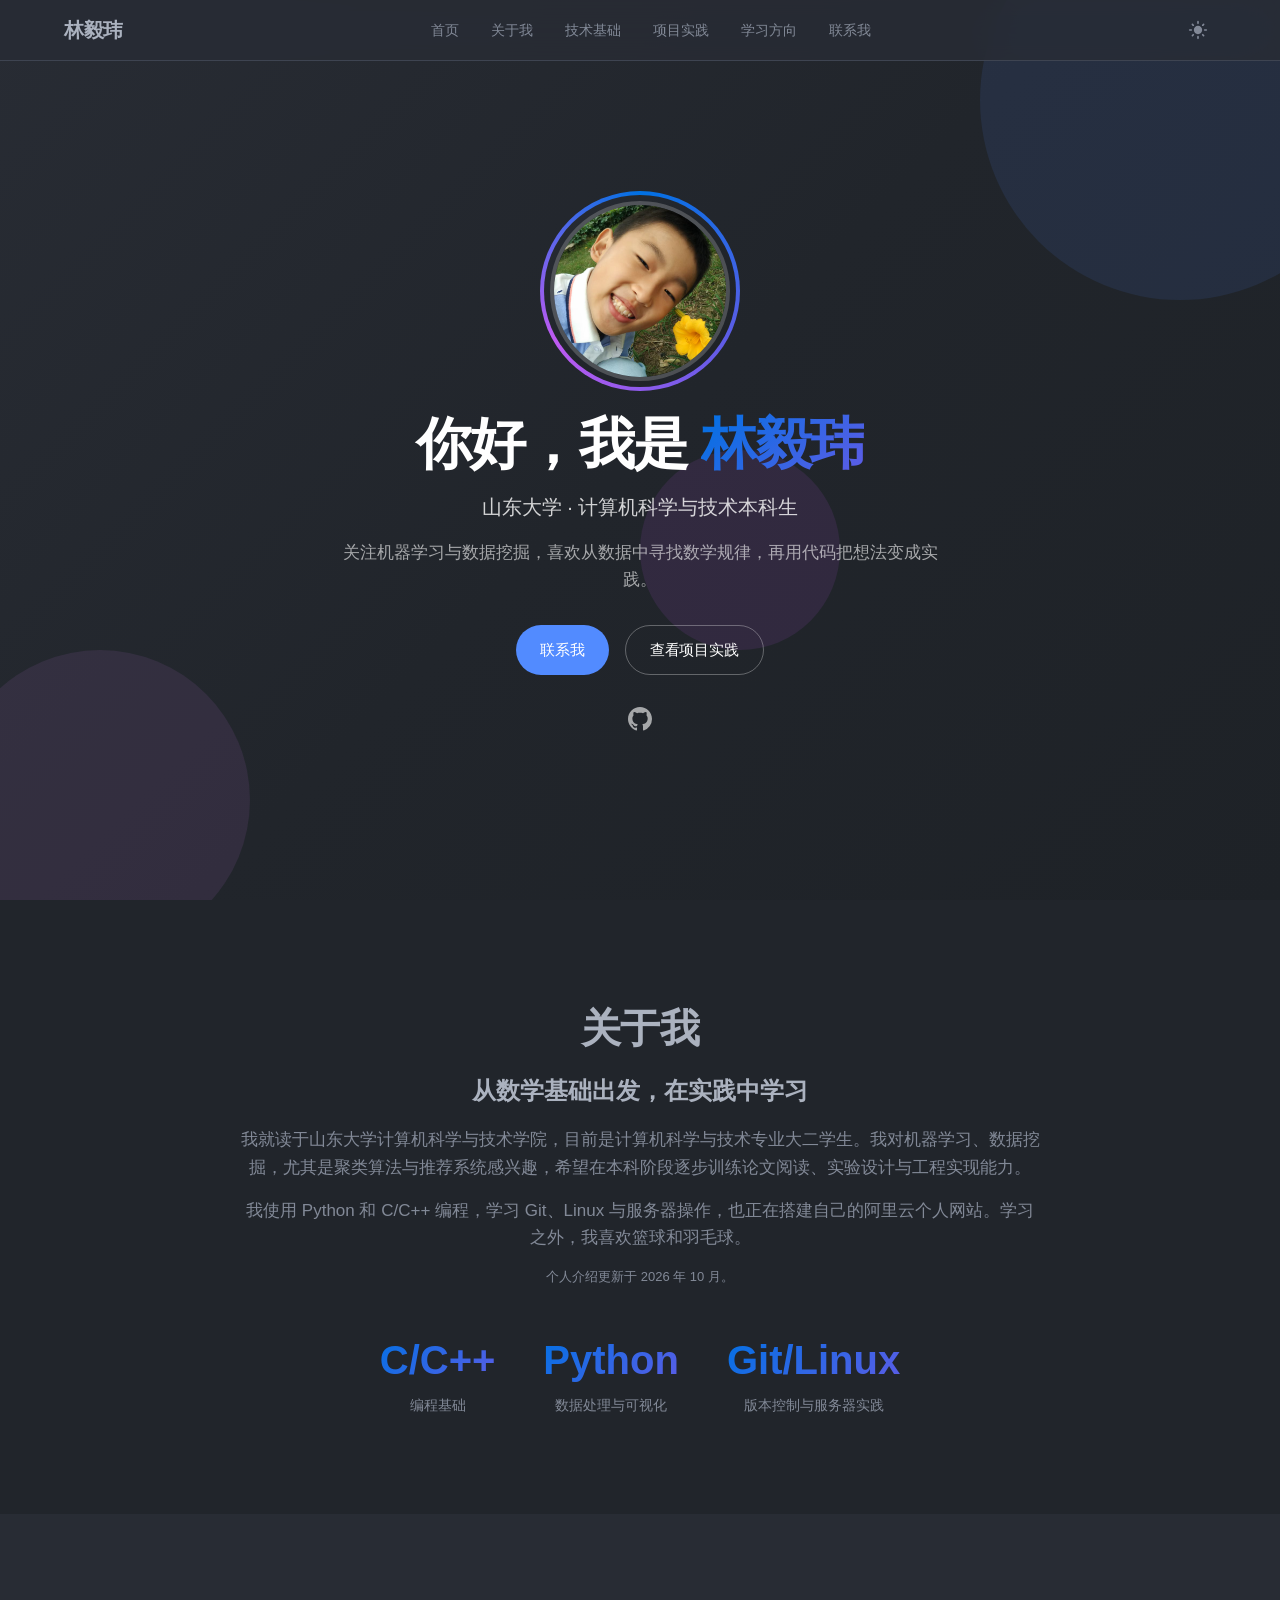
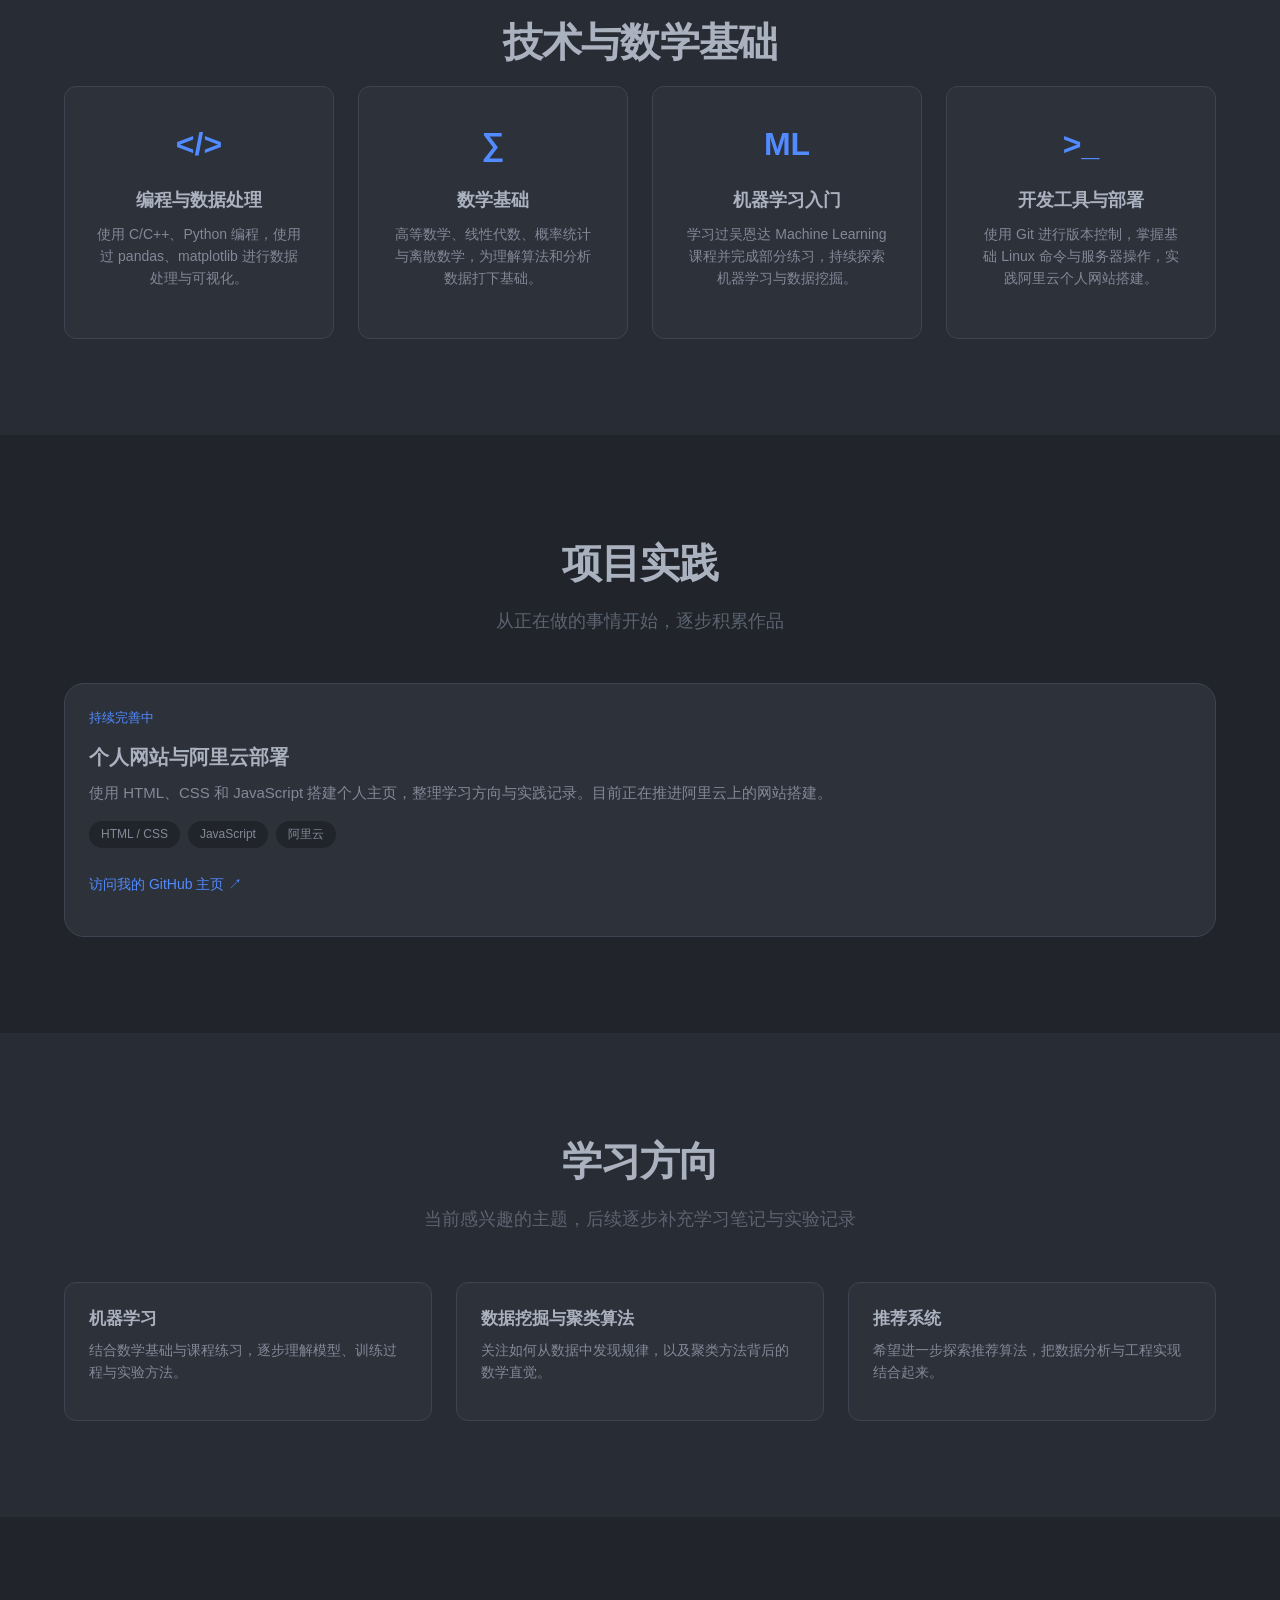
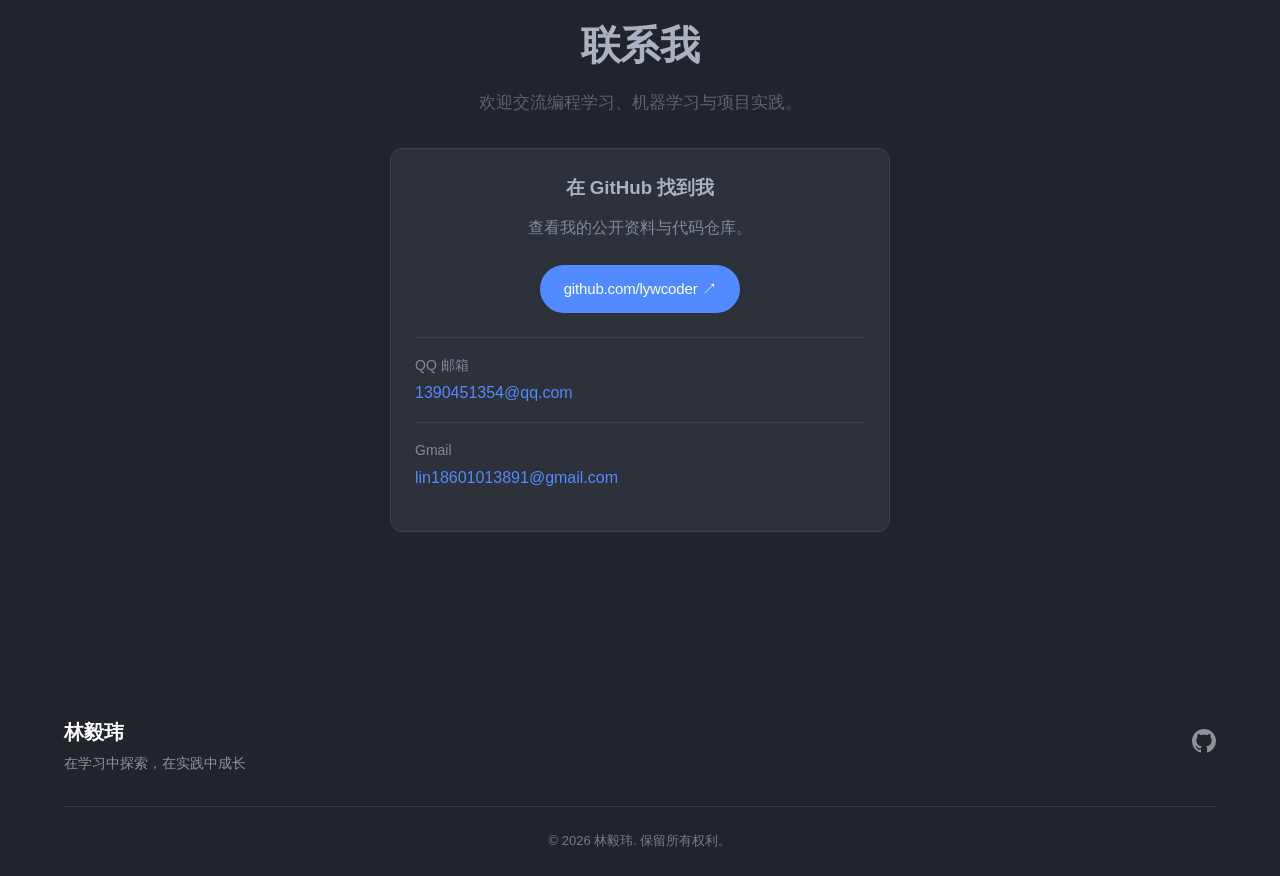
<file: index.html>
<!DOCTYPE html>
<html lang="zh-CN" data-theme="dark">
<head>
    <meta charset="UTF-8">
    <meta name="viewport" content="width=device-width, initial-scale=1.0">
    <title>林毅玮 | 机器学习与编程学习</title>
    <meta name="description" content="林毅玮，山东大学计算机科学与技术专业本科生，关注机器学习、数据挖掘、聚类算法与推荐系统，记录编程学习与个人网站搭建实践。">
    <link rel="icon" type="image/jpeg" href="林毅玮.jpg?v=1">
    <link rel="stylesheet" href="styles.css">
</head>
<body>
    <a class="skip-link" href="#main">跳到正文</a>
    <!-- 导航栏 -->
    <nav class="navbar" aria-label="主导航">
        <div class="container">
            <a href="#home" class="logo">林毅玮</a>
            <ul class="nav-links" id="navLinks">
                <li><a href="#home">首页</a></li>
                <li><a href="#about">关于我</a></li>
                <li><a href="#skills">技术基础</a></li>
                <li><a href="#portfolio">项目实践</a></li>
                <li><a href="#interests">学习方向</a></li>
                <li><a href="#contact">联系我</a></li>
            </ul>
            <div class="nav-right">
                <button class="theme-toggle" id="themeToggle" type="button" aria-label="切换至浅色模式">
                    <svg class="sun-icon" viewBox="0 0 24 24" width="20" height="20" fill="currentColor">
                        <path d="M12 7c-2.76 0-5 2.24-5 5s2.24 5 5 5 5-2.24 5-5-2.24-5-5-5zM2 13h2c.55 0 1-.45 1-1s-.45-1-1-1H2c-.55 0-1 .45-1 1s.45 1 1 1zm18 0h2c.55 0 1-.45 1-1s-.45-1-1-1h-2c-.55 0-1 .45-1 1s.45 1 1 1zM11 2v2c0 .55.45 1 1 1s1-.45 1-1V2c0-.55-.45-1-1-1s-1 .45-1 1zm0 18v2c0 .55.45 1 1 1s1-.45 1-1v-2c0-.55-.45-1-1-1s-1 .45-1 1zM5.99 4.58a.996.996 0 00-1.41 0 .996.996 0 000 1.41l1.06 1.06c.39.39 1.03.39 1.41 0s.39-1.03 0-1.41L5.99 4.58zm12.37 12.37a.996.996 0 00-1.41 0 .996.996 0 000 1.41l1.06 1.06c.39.39 1.03.39 1.41 0a.996.996 0 000-1.41l-1.06-1.06zm1.06-10.96a.996.996 0 000-1.41.996.996 0 00-1.41 0l-1.06 1.06c-.39.39-.39 1.03 0 1.41s1.03.39 1.41 0l1.06-1.06zM7.05 18.36a.996.996 0 000-1.41.996.996 0 00-1.41 0l-1.06 1.06c-.39.39-.39 1.03 0 1.41s1.03.39 1.41 0l1.06-1.06z"/>
                    </svg>
                    <svg class="moon-icon" viewBox="0 0 24 24" width="20" height="20" fill="currentColor">
                        <path d="M12 3c-4.97 0-9 4.03-9 9s4.03 9 9 9 9-4.03 9-9c0-.46-.04-.92-.1-1.36a5.389 5.389 0 01-4.4 2.26 5.403 5.403 0 01-3.14-9.8c-.44-.06-.9-.1-1.36-.1z"/>
                    </svg>
                </button>
                <button class="menu-toggle" id="menuToggle" type="button" aria-label="打开导航菜单" aria-expanded="false" aria-controls="navLinks">
                    <span></span>
                    <span></span>
                    <span></span>
                </button>
            </div>
        </div>
    </nav>

    <main id="main">
    <!-- 首页/Hero 区域 -->
    <section id="home" class="hero">
        <div class="container">
            <div class="hero-content">
                <div class="hero-image">
                    <img src="林毅玮.jpg" alt="林毅玮" class="profile-photo" width="180" height="180" fetchpriority="high">
                    <div class="glow-ring"></div>
                </div>
                <h1 class="hero-title">你好，我是 <span class="highlight">林毅玮</span></h1>
                <p class="hero-subtitle">山东大学 · 计算机科学与技术本科生</p>
                <p class="hero-description">关注机器学习与数据挖掘，喜欢从数据中寻找数学规律，再用代码把想法变成实践。</p>
                <div class="hero-buttons">
                    <a href="#contact" class="btn btn-primary">联系我</a>
                    <a href="#portfolio" class="btn btn-secondary">查看项目实践</a>
                </div>
                <div class="social-links">
                    <a href="https://github.com/lywcoder" target="_blank" rel="noopener noreferrer" title="GitHub">
                        <svg viewBox="0 0 24 24" width="24" height="24" fill="currentColor">
                            <path d="M12 0C5.37 0 0 5.37 0 12c0 5.31 3.435 9.795 8.205 11.385.6.105.825-.255.825-.57 0-.285-.015-1.23-.015-2.235-3.015.555-3.795-.735-4.035-1.41-.135-.345-.72-1.41-1.23-1.695-.42-.225-1.02-.78-.015-.795.945-.015 1.62.87 1.845 1.23 1.08 1.815 2.805 1.305 3.495.99.105-.78.42-1.305.765-1.605-2.67-.3-5.46-1.335-5.46-5.925 0-1.305.465-2.385 1.23-3.225-.12-.3-.54-1.53.12-3.18 0 0 1.005-.315 3.3 1.23.96-.27 1.98-.405 3-.405s2.04.135 3 .405c2.295-1.56 3.3-1.23 3.3-1.23.66 1.65.24 2.88.12 3.18.765.84 1.23 1.905 1.23 3.225 0 4.605-2.805 5.625-5.475 5.925.435.375.81 1.095.81 2.22 0 1.605-.015 2.895-.015 3.3 0 .315.225.69.825.57A12.02 12.02 0 0024 12c0-6.63-5.37-12-12-12z"/>
                        </svg>
                    </a>
                </div>
            </div>
        </div>
        <div class="hero-bg-animation" aria-hidden="true">
            <div class="floating-shape shape-1"></div>
            <div class="floating-shape shape-2"></div>
            <div class="floating-shape shape-3"></div>
        </div>
    </section>

    <!-- 关于我 -->
    <section id="about" class="about">
        <div class="container">
            <h2 class="section-title">关于我</h2>
            <div class="about-content">
                <div class="about-text">
                    <h3>从数学基础出发，在实践中学习</h3>
                    <p>我就读于山东大学计算机科学与技术学院，目前是计算机科学与技术专业大二学生。我对机器学习、数据挖掘，尤其是聚类算法与推荐系统感兴趣，希望在本科阶段逐步训练论文阅读、实验设计与工程实现能力。</p>
                    <p>我使用 Python 和 C/C++ 编程，学习 Git、Linux 与服务器操作，也正在搭建自己的阿里云个人网站。学习之外，我喜欢篮球和羽毛球。</p>
                    <p class="content-note">个人介绍更新于 2026 年 10 月。</p>
                    <div class="about-stats">
                        <div class="stat-item">
                            <span class="stat-number">C/C++</span>
                            <span class="stat-label">编程基础</span>
                        </div>
                        <div class="stat-item">
                            <span class="stat-number">Python</span>
                            <span class="stat-label">数据处理与可视化</span>
                        </div>
                        <div class="stat-item">
                            <span class="stat-number">Git/Linux</span>
                            <span class="stat-label">版本控制与服务器实践</span>
                        </div>
                    </div>
                </div>
            </div>
        </div>
    </section>

    <!-- 技能 -->
    <section id="skills" class="skills-section">
        <div class="container">
            <h2 class="section-title">技术与数学基础</h2>
            <div class="skills-grid">
                <div class="skill-card">
                    <div class="skill-icon skill-symbol" aria-hidden="true">&lt;/&gt;</div>
                    <h3>编程与数据处理</h3>
                    <p>使用 C/C++、Python 编程，使用过 pandas、matplotlib 进行数据处理与可视化。</p>
                </div>
                <div class="skill-card">
                    <div class="skill-icon skill-symbol" aria-hidden="true">∑</div>
                    <h3>数学基础</h3>
                    <p>高等数学、线性代数、概率统计与离散数学，为理解算法和分析数据打下基础。</p>
                </div>
                <div class="skill-card">
                    <div class="skill-icon skill-symbol" aria-hidden="true">ML</div>
                    <h3>机器学习入门</h3>
                    <p>学习过吴恩达 Machine Learning 课程并完成部分练习，持续探索机器学习与数据挖掘。</p>
                </div>
                <div class="skill-card">
                    <div class="skill-icon skill-symbol" aria-hidden="true">&gt;_</div>
                    <h3>开发工具与部署</h3>
                    <p>使用 Git 进行版本控制，掌握基础 Linux 命令与服务器操作，实践阿里云个人网站搭建。</p>
                </div>
            </div>
        </div>
    </section>

    <!-- 作品集 -->
    <section id="portfolio" class="portfolio">
        <div class="container">
            <h2 class="section-title">项目实践</h2>
            <p class="section-subtitle">从正在做的事情开始，逐步积累作品</p>
            <div class="portfolio-grid">
                <article class="portfolio-card">
                    <div class="portfolio-info">
                        <span class="status-label">持续完善中</span>
                        <h3>个人网站与阿里云部署</h3>
                        <p>使用 HTML、CSS 和 JavaScript 搭建个人主页，整理学习方向与实践记录。目前正在推进阿里云上的网站搭建。</p>
                        <div class="portfolio-tags"><span>HTML / CSS</span><span>JavaScript</span><span>阿里云</span></div>
                        <p class="project-more"><a class="blog-link" href="https://github.com/lywcoder" target="_blank" rel="noopener noreferrer">访问我的 GitHub 主页 ↗</a></p>
                    </div>
                </article>
            </div>
        </div>
    </section>

    <!-- 学习方向：尚未发布的文章不作为博客展示 -->
    <section id="interests" class="blog">
        <div class="container">
            <h2 class="section-title">学习方向</h2>
            <p class="section-subtitle">当前感兴趣的主题，后续逐步补充学习笔记与实验记录</p>
            <div class="blog-grid">
                <article class="blog-card"><div class="blog-content">
                    <h3>机器学习</h3><p>结合数学基础与课程练习，逐步理解模型、训练过程与实验方法。</p>
                </div></article>
                <article class="blog-card"><div class="blog-content">
                    <h3>数据挖掘与聚类算法</h3><p>关注如何从数据中发现规律，以及聚类方法背后的数学直觉。</p>
                </div></article>
                <article class="blog-card"><div class="blog-content">
                    <h3>推荐系统</h3><p>希望进一步探索推荐算法，把数据分析与工程实现结合起来。</p>
                </div></article>
            </div>
        </div>
    </section>

    <!-- 联系我 -->
    <section id="contact" class="contact">
        <div class="container">
            <h2 class="section-title">联系我</h2>
            <p class="contact-subtitle">欢迎交流编程学习、机器学习与项目实践。</p>
            <div class="contact-info">
                <div class="contact-card public-contact">
                    <h3>在 GitHub 找到我</h3>
                    <p>查看我的公开资料与代码仓库。</p>
                    <a class="btn btn-primary" href="https://github.com/lywcoder" target="_blank" rel="noopener noreferrer">github.com/lywcoder ↗</a>
                    <dl class="contact-emails">
                        <div>
                            <dt>QQ 邮箱</dt>
                            <dd><a href="mailto:1390451354@qq.com">1390451354@qq.com</a></dd>
                        </div>
                        <div>
                            <dt>Gmail</dt>
                            <dd><a href="mailto:lin18601013891@gmail.com">lin18601013891@gmail.com</a></dd>
                        </div>
                    </dl>
                </div>
            </div>
        </div>
    </section>

    </main>

    <!-- 页脚 -->
    <footer class="footer">
        <div class="container">
            <div class="footer-content">
                <div class="footer-info">
                    <h4>林毅玮</h4>
                    <p>在学习中探索，在实践中成长</p>
                </div>
                <div class="footer-links">
                    <a href="https://github.com/lywcoder" target="_blank" rel="noopener noreferrer" title="GitHub">
                        <svg viewBox="0 0 24 24" width="24" height="24" fill="currentColor">
                            <path d="M12 0C5.37 0 0 5.37 0 12c0 5.31 3.435 9.795 8.205 11.385.6.105.825-.255.825-.57 0-.285-.015-1.23-.015-2.235-3.015.555-3.795-.735-4.035-1.41-.135-.345-.72-1.41-1.23-1.695-.42-.225-1.02-.78-.015-.795.945-.015 1.62.87 1.845 1.23 1.08 1.815 2.805 1.305 3.495.99.105-.78.42-1.305.765-1.605-2.67-.3-5.46-1.335-5.46-5.925 0-1.305.465-2.385 1.23-3.225-.12-.3-.54-1.53.12-3.18 0 0 1.005-.315 3.3 1.23.96-.27 1.98-.405 3-.405s2.04.135 3 .405c2.295-1.56 3.3-1.23 3.3-1.23.66 1.65.24 2.88.12 3.18.765.84 1.23 1.905 1.23 3.225 0 4.605-2.805 5.625-5.475 5.925.435.375.81 1.095.81 2.22 0 1.605-.015 2.895-.015 3.3 0 .315.225.69.825.57A12.02 12.02 0 0024 12c0-6.63-5.37-12-12-12z"/>
                        </svg>
                    </a>
                </div>
            </div>
            <!-- 备案通过后，在页脚填写真实的 ICP 备案号与公安备案链接。 -->
            <div class="footer-bottom">
                <p>&copy; <span id="copyrightYear">2026</span> 林毅玮. 保留所有权利。</p>
            </div>
        </div>
    </footer>

    <script src="script.js"></script>
</body>
</html>
</file>
<file: styles.css>
/* ===== 基础重置与变量 ===== */
:root {
    /* 苹果风格配色 - 浅色模式 */
    --primary-color: #0071e3;
    --primary-dark: #005bb5;
    --primary-light: #4da3ff;
    --accent-color: #5e5ce6;
    --accent-glow: rgba(94, 92, 230, 0.4);
    --text-color: #1d1d1f;
    --text-secondary: #6e6e73;
    --text-light: #86868b;
    --bg-color: #ffffff;
    --bg-secondary: #f5f5f7;
    --bg-card: #ffffff;
    --bg-dark: #1d1d1f;
    --border-color: #d2d2d7;
    --shadow: 0 2px 12px rgba(0, 0, 0, 0.08);
    --shadow-lg: 0 8px 30px rgba(0, 0, 0, 0.12);
    --shadow-glow: 0 0 30px rgba(0, 113, 227, 0.3);
    --transition: all 0.3s cubic-bezier(0.25, 0.1, 0.25, 1);
    --border-radius: 12px;
    --border-radius-lg: 20px;
    
    /* 科幻渐变 */
    --gradient-primary: linear-gradient(135deg, #0071e3 0%, #5e5ce6 100%);
    --gradient-hero: linear-gradient(135deg, #1a1a2e 0%, #16213e 50%, #0f3460 100%);
    --gradient-card: linear-gradient(145deg, rgba(255,255,255,0.9) 0%, rgba(245,245,247,0.9) 100%);
}

/* 深色模式 - Atom Dark 主题 */
[data-theme="dark"] {
    --primary-color: #528bff;
    --primary-dark: #4078c0;
    --primary-light: #61afef;
    --accent-color: #c678dd;
    --accent-glow: rgba(198, 120, 221, 0.4);
    --text-color: #abb2bf;
    --text-secondary: #828997;
    --text-light: #5c6370;
    --bg-color: #282c34;
    --bg-secondary: #21252b;
    --bg-card: #2c313a;
    --bg-dark: #21252b;
    --border-color: #3e4451;
    --shadow: 0 2px 12px rgba(0, 0, 0, 0.3);
    --shadow-lg: 0 8px 30px rgba(0, 0, 0, 0.4);
    --shadow-glow: 0 0 30px rgba(82, 139, 255, 0.4);
    --gradient-card: linear-gradient(145deg, rgba(44,49,58,0.9) 0%, rgba(33,37,43,0.9) 100%);
    --gradient-hero: linear-gradient(135deg, #282c34 0%, #21252b 50%, #1e2227 100%);
}

* {
    margin: 0;
    padding: 0;
    box-sizing: border-box;
}

html {
    scroll-behavior: smooth;
}

body {
    font-family: -apple-system, BlinkMacSystemFont, 'SF Pro Display', 'SF Pro Text', 'Helvetica Neue', Arial, sans-serif;
    line-height: 1.6;
    color: var(--text-color);
    background-color: var(--bg-color);
    transition: background-color 0.5s ease, color 0.5s ease;
    overflow-x: hidden;
}

.container {
    max-width: 1200px;
    margin: 0 auto;
    padding: 0 24px;
}

a {
    text-decoration: none;
    color: inherit;
    transition: var(--transition);
}

ul {
    list-style: none;
}

/* ===== 导航栏 ===== */
.navbar {
    position: fixed;
    top: 0;
    left: 0;
    right: 0;
    background: rgba(255, 255, 255, 0.72);
    backdrop-filter: saturate(180%) blur(20px);
    -webkit-backdrop-filter: saturate(180%) blur(20px);
    border-bottom: 1px solid var(--border-color);
    z-index: 1000;
    padding: 0.75rem 0;
    transition: var(--transition);
}

[data-theme="dark"] .navbar {
    background: rgba(40, 44, 52, 0.85);
}

.navbar .container {
    display: flex;
    justify-content: space-between;
    align-items: center;
}

.logo {
    font-size: 1.25rem;
    font-weight: 600;
    color: var(--text-color);
    letter-spacing: -0.02em;
}

.nav-links {
    display: flex;
    gap: 2rem;
    align-items: center;
}

.nav-links a {
    font-size: 0.875rem;
    font-weight: 400;
    color: var(--text-secondary);
    transition: var(--transition);
}

.nav-links a:hover {
    color: var(--text-color);
}

.nav-right {
    display: flex;
    align-items: center;
    gap: 1rem;
}

/* 主题切换按钮 */
.theme-toggle {
    background: none;
    border: none;
    cursor: pointer;
    padding: 8px;
    border-radius: 50%;
    color: var(--text-secondary);
    transition: var(--transition);
    display: flex;
    align-items: center;
    justify-content: center;
}

.theme-toggle:hover {
    background: var(--bg-secondary);
    color: var(--text-color);
}

.theme-toggle .sun-icon {
    display: none;
}

.theme-toggle .moon-icon {
    display: block;
}

[data-theme="dark"] .theme-toggle .sun-icon {
    display: block;
}

[data-theme="dark"] .theme-toggle .moon-icon {
    display: none;
}

.menu-toggle {
    background: none;
    border: 0;
    display: none;
    flex-direction: column;
    gap: 5px;
    cursor: pointer;
    padding: 5px;
}

.menu-toggle span {
    width: 20px;
    height: 2px;
    background: var(--text-color);
    border-radius: 2px;
    transition: var(--transition);
}

/* ===== 按钮样式 ===== */
.btn {
    display: inline-flex;
    align-items: center;
    justify-content: center;
    padding: 0.75rem 1.5rem;
    border-radius: 980px;
    font-weight: 500;
    font-size: 0.9375rem;
    cursor: pointer;
    transition: var(--transition);
    border: none;
    text-align: center;
    letter-spacing: -0.01em;
}

.btn-primary {
    background: var(--primary-color);
    color: white;
}

.btn-primary:hover {
    background: var(--primary-dark);
    transform: scale(1.02);
    box-shadow: var(--shadow-glow);
}

.btn-secondary {
    background: transparent;
    color: var(--primary-color);
    border: 1.5px solid var(--primary-color);
}

.btn-secondary:hover {
    background: var(--primary-color);
    color: white;
    transform: scale(1.02);
}

/* ===== Hero 区域 ===== */
.hero {
    min-height: 100vh;
    display: flex;
    align-items: center;
    justify-content: center;
    background: var(--gradient-hero);
    color: white;
    text-align: center;
    padding: 120px 0 80px;
    position: relative;
    overflow: hidden;
}

.hero-content {
    max-width: 800px;
    position: relative;
    z-index: 2;
    animation: fadeInUp 1s ease;
}

/* 照片区域 */
.hero-image {
    position: relative;
    width: 180px;
    height: 180px;
    margin: 0 auto 2rem;
}

.profile-photo {
    width: 100%;
    height: 100%;
    border-radius: 50%;
    object-fit: cover;
    border: 4px solid rgba(255, 255, 255, 0.2);
    position: relative;
    z-index: 2;
}

.glow-ring {
    position: absolute;
    top: -10px;
    left: -10px;
    right: -10px;
    bottom: -10px;
    border-radius: 50%;
    background: conic-gradient(from 0deg, #0071e3, #5e5ce6, #bf5af2, #0071e3);
    animation: rotate 4s linear infinite;
    z-index: 1;
}

.glow-ring::after {
    content: '';
    position: absolute;
    top: 4px;
    left: 4px;
    right: 4px;
    bottom: 4px;
    border-radius: 50%;
    background: var(--gradient-hero);
}

@keyframes rotate {
    from { transform: rotate(0deg); }
    to { transform: rotate(360deg); }
}

.hero-title {
    font-size: 3.5rem;
    font-weight: 700;
    margin-bottom: 1rem;
    line-height: 1.1;
    letter-spacing: -0.03em;
}

.highlight {
    background: var(--gradient-primary);
    -webkit-background-clip: text;
    -webkit-text-fill-color: transparent;
    background-clip: text;
}

.hero-subtitle {
    font-size: 1.25rem;
    margin-bottom: 1rem;
    color: rgba(255, 255, 255, 0.8);
    font-weight: 400;
}

.hero-description {
    font-size: 1.0625rem;
    color: rgba(255, 255, 255, 0.6);
    margin-bottom: 2rem;
    max-width: 600px;
    margin-left: auto;
    margin-right: auto;
}

.hero-buttons {
    display: flex;
    gap: 1rem;
    justify-content: center;
    margin-bottom: 2rem;
}

.hero .btn-secondary {
    border-color: rgba(255, 255, 255, 0.3);
    color: white;
}

.hero .btn-secondary:hover {
    background: rgba(255, 255, 255, 0.1);
    border-color: rgba(255, 255, 255, 0.5);
}

/* 社交链接 */
.social-links {
    display: flex;
    gap: 1.5rem;
    justify-content: center;
}

.social-links a {
    color: rgba(255, 255, 255, 0.6);
    transition: var(--transition);
}

.social-links a:hover {
    color: white;
    transform: translateY(-3px);
}

/* 背景动画 */
.hero-bg-animation {
    position: absolute;
    top: 0;
    left: 0;
    right: 0;
    bottom: 0;
    overflow: hidden;
    z-index: 1;
}

.floating-shape {
    position: absolute;
    border-radius: 50%;
    opacity: 0.1;
    animation: float 20s infinite ease-in-out;
}

.shape-1 {
    width: 400px;
    height: 400px;
    background: var(--primary-color);
    top: -100px;
    right: -100px;
    animation-delay: 0s;
}

.shape-2 {
    width: 300px;
    height: 300px;
    background: var(--accent-color);
    bottom: -50px;
    left: -50px;
    animation-delay: -7s;
}

.shape-3 {
    width: 200px;
    height: 200px;
    background: #bf5af2;
    top: 50%;
    left: 50%;
    animation-delay: -14s;
}

@keyframes float {
    0%, 100% { transform: translate(0, 0) scale(1); }
    25% { transform: translate(50px, -50px) scale(1.1); }
    50% { transform: translate(-30px, 30px) scale(0.9); }
    75% { transform: translate(20px, 50px) scale(1.05); }
}

/* ===== 通用区域样式 ===== */
section {
    padding: 6rem 0;
}

.section-title {
    font-size: 2.5rem;
    text-align: center;
    margin-bottom: 0.75rem;
    font-weight: 700;
    letter-spacing: -0.02em;
}

.section-subtitle {
    text-align: center;
    color: var(--text-light);
    margin-bottom: 3rem;
    font-size: 1.125rem;
}

/* ===== 关于我 ===== */
.about {
    background: var(--bg-secondary);
}

.about-content {
    max-width: 800px;
    margin: 0 auto;
    text-align: center;
}

.about-text h3 {
    font-size: 1.5rem;
    margin-bottom: 1rem;
    color: var(--text-color);
    font-weight: 600;
}

.about-text p {
    color: var(--text-secondary);
    margin-bottom: 1rem;
    font-size: 1.0625rem;
}

.about-stats {
    display: flex;
    justify-content: center;
    gap: 3rem;
    margin-top: 2.5rem;
    flex-wrap: wrap;
}

.stat-item {
    text-align: center;
}

.stat-number {
    display: block;
    font-size: 2.5rem;
    font-weight: 700;
    background: var(--gradient-primary);
    -webkit-background-clip: text;
    -webkit-text-fill-color: transparent;
    background-clip: text;
}

.stat-label {
    font-size: 0.875rem;
    color: var(--text-light);
}

/* ===== 技能 ===== */
.skills-section {
    background: var(--bg-color);
}

.skills-grid {
    display: grid;
    grid-template-columns: repeat(auto-fit, minmax(250px, 1fr));
    gap: 1.5rem;
}

.skill-card {
    background: var(--bg-card);
    border: 1px solid var(--border-color);
    border-radius: var(--border-radius);
    padding: 2rem;
    text-align: center;
    transition: var(--transition);
}

.skill-card:hover {
    transform: translateY(-5px);
    box-shadow: var(--shadow-lg);
    border-color: var(--primary-color);
}

.skill-icon {
    color: var(--primary-color);
    margin-bottom: 1rem;
}

.skill-card h3 {
    font-size: 1.125rem;
    margin-bottom: 0.5rem;
    font-weight: 600;
}

.skill-card p {
    color: var(--text-light);
    font-size: 0.875rem;
    margin-bottom: 1rem;
}

.skill-bar {
    height: 4px;
    background: var(--bg-secondary);
    border-radius: 2px;
    overflow: hidden;
}

.skill-progress {
    height: 100%;
    background: var(--gradient-primary);
    border-radius: 2px;
    width: 0;
    transition: width 1.5s ease;
}

/* ===== 作品集 ===== */
.portfolio {
    background: var(--bg-secondary);
}

.portfolio-grid {
    display: grid;
    grid-template-columns: repeat(auto-fit, minmax(320px, 1fr));
    gap: 1.5rem;
}

.portfolio-card {
    background: var(--bg-card);
    border: 1px solid var(--border-color);
    border-radius: var(--border-radius-lg);
    overflow: hidden;
    transition: var(--transition);
}

.portfolio-card:hover {
    transform: translateY(-5px);
    box-shadow: var(--shadow-lg);
}

.portfolio-image {
    height: 200px;
    background: var(--gradient-primary);
    display: flex;
    align-items: center;
    justify-content: center;
    color: white;
}

.portfolio-info {
    padding: 1.5rem;
}

.portfolio-info h3 {
    font-size: 1.25rem;
    margin-bottom: 0.5rem;
    font-weight: 600;
}

.portfolio-info p {
    color: var(--text-secondary);
    font-size: 0.9375rem;
    margin-bottom: 1rem;
}

.portfolio-tags {
    display: flex;
    gap: 0.5rem;
    flex-wrap: wrap;
}

.portfolio-tags span {
    background: var(--bg-secondary);
    color: var(--text-secondary);
    padding: 0.25rem 0.75rem;
    border-radius: 980px;
    font-size: 0.75rem;
    font-weight: 500;
}

/* ===== 博客 ===== */
.blog {
    background: var(--bg-color);
}

.blog-grid {
    display: grid;
    grid-template-columns: repeat(auto-fit, minmax(300px, 1fr));
    gap: 1.5rem;
}

.blog-card {
    background: var(--bg-card);
    border: 1px solid var(--border-color);
    border-radius: var(--border-radius);
    padding: 1.5rem;
    display: flex;
    gap: 1.25rem;
    transition: var(--transition);
}

.blog-card:hover {
    transform: translateY(-3px);
    box-shadow: var(--shadow);
}

.blog-date {
    text-align: center;
    min-width: 60px;
}

.blog-date .day {
    display: block;
    font-size: 1.75rem;
    font-weight: 700;
    color: var(--primary-color);
    line-height: 1;
}

.blog-date .month {
    font-size: 0.75rem;
    color: var(--text-light);
}

.blog-content h3 {
    font-size: 1.0625rem;
    margin-bottom: 0.5rem;
    font-weight: 600;
    line-height: 1.4;
}

.blog-content p {
    color: var(--text-secondary);
    font-size: 0.875rem;
    margin-bottom: 0.75rem;
}

.blog-link {
    color: var(--primary-color);
    font-size: 0.875rem;
    font-weight: 500;
}

.blog-link:hover {
    text-decoration: underline;
}

/* ===== 联系区域 ===== */
.contact {
    background: var(--bg-secondary);
}

.contact-subtitle {
    text-align: center;
    color: var(--text-light);
    margin-bottom: 2rem;
    font-size: 1.0625rem;
}

.contact-info {
    max-width: 500px;
    margin: 0 auto 2.5rem;
}

.contact-card {
    background: var(--bg-card);
    border: 1px solid var(--border-color);
    border-radius: var(--border-radius);
    padding: 1.5rem;
}

.contact-item {
    display: flex;
    align-items: center;
    gap: 1rem;
    padding: 1rem 0;
    border-bottom: 1px solid var(--border-color);
}

.contact-item:last-child {
    border-bottom: none;
}

.contact-icon {
    width: 44px;
    height: 44px;
    background: var(--gradient-primary);
    color: white;
    border-radius: 12px;
    display: flex;
    align-items: center;
    justify-content: center;
    flex-shrink: 0;
}

.contact-details h4 {
    font-size: 0.875rem;
    color: var(--text-light);
    margin-bottom: 0.125rem;
    font-weight: 400;
}

.contact-details a {
    color: var(--primary-color);
    font-weight: 500;
    font-size: 0.9375rem;
}

.contact-details a:hover {
    text-decoration: underline;
}

.contact-form {
    max-width: 500px;
    margin: 0 auto;
    background: var(--bg-card);
    border: 1px solid var(--border-color);
    padding: 2rem;
    border-radius: var(--border-radius-lg);
}

.form-group {
    margin-bottom: 1.25rem;
}

.form-group label {
    display: block;
    margin-bottom: 0.5rem;
    font-weight: 500;
    color: var(--text-color);
    font-size: 0.875rem;
}

.form-group input,
.form-group textarea {
    width: 100%;
    padding: 0.75rem 1rem;
    border: 1px solid var(--border-color);
    border-radius: var(--border-radius);
    font-size: 1rem;
    font-family: inherit;
    transition: var(--transition);
    background: var(--bg-secondary);
    color: var(--text-color);
}

.form-group input:focus,
.form-group textarea:focus {
    outline: none;
    border-color: var(--primary-color);
    box-shadow: 0 0 0 3px var(--accent-glow);
}

.form-group textarea {
    resize: vertical;
    min-height: 120px;
}

.btn-submit {
    width: 100%;
    padding: 1rem;
    font-size: 1rem;
}

.form-message {
    text-align: center;
    margin-top: 1.25rem;
    padding: 1rem;
    border-radius: var(--border-radius);
    display: none;
}

.form-message.success {
    display: block;
    background: rgba(52, 199, 89, 0.1);
    color: #34c759;
}

.form-message.error {
    display: block;
    background: rgba(255, 59, 48, 0.1);
    color: #ff3b30;
}

/* ===== 页脚 ===== */
.footer {
    background: var(--bg-dark);
    color: white;
    padding: 3rem 0 1.5rem;
}

.footer-content {
    display: flex;
    justify-content: space-between;
    align-items: center;
    padding-bottom: 2rem;
    border-bottom: 1px solid rgba(255, 255, 255, 0.1);
}

.footer-info h4 {
    font-size: 1.25rem;
    margin-bottom: 0.25rem;
}

.footer-info p {
    color: rgba(255, 255, 255, 0.5);
    font-size: 0.875rem;
}

.footer-links {
    display: flex;
    gap: 1.25rem;
}

.footer-links a {
    color: rgba(255, 255, 255, 0.5);
    transition: var(--transition);
}

.footer-links a:hover {
    color: white;
    transform: translateY(-2px);
}

.footer-bottom {
    text-align: center;
    padding-top: 1.5rem;
    color: rgba(255, 255, 255, 0.4);
    font-size: 0.8125rem;
}

/* ===== 动画 ===== */
@keyframes fadeInUp {
    from {
        opacity: 0;
        transform: translateY(30px);
    }
    to {
        opacity: 1;
        transform: translateY(0);
    }
}

/* 滚动动画 */
.animate-on-scroll {
    opacity: 0;
    transform: translateY(30px);
    transition: opacity 0.6s ease, transform 0.6s ease;
}

.animate-on-scroll.visible {
    opacity: 1;
    transform: translateY(0);
}

/* ===== 内容与无障碍补充 ===== */
section, main {
    scroll-margin-top: 80px;
}

a:focus-visible, button:focus-visible {
    outline: 3px solid var(--primary-color);
    outline-offset: 5px;
}

.skip-link {
    position: fixed;
    top: -100px;
    left: 16px;
    z-index: 2000;
    padding: 12px 20px;
    background: var(--bg-card);
    color: var(--text-color);
    border-radius: 8px;
}

.skip-link:focus { top: 12px; }
.skill-symbol { font-size: 2rem; font-weight: 600; }
.stat-number { font-size: clamp(1.5rem, 4vw, 2.5rem); }
.skill-card p, .stat-label { color: var(--text-secondary); }
.content-note { font-size: 0.8125rem !important; }
.status-label {
    display: block;
    margin-bottom: 0.75rem;
    color: var(--primary-color);
    font-size: 0.8125rem;
}
.project-more { margin-top: 1.5rem; }
.portfolio-grid, .blog-grid {
    grid-template-columns: repeat(auto-fit, minmax(min(100%, 280px), 1fr));
}
.skills-grid {
    grid-template-columns: repeat(auto-fit, minmax(min(100%, 250px), 1fr));
}
.public-contact { text-align: center; }
.public-contact p {
    margin: 0.75rem 0 1.5rem;
    color: var(--text-secondary);
}
.contact-emails {
    margin-top: 1.5rem;
    text-align: left;
}
.contact-emails > div {
    padding: 1rem 0;
    border-top: 1px solid var(--border-color);
}
.contact-emails dt {
    color: var(--text-secondary);
    font-size: 0.875rem;
    margin-bottom: 0.25rem;
}
.contact-emails dd { margin: 0; min-width: 0; }
.contact-emails a {
    color: var(--primary-color);
    overflow-wrap: anywhere;
}
.contact-emails a:hover { text-decoration: underline; }

@media (prefers-reduced-motion: reduce) {
    html { scroll-behavior: auto; }
    *, *::before, *::after {
        animation: none !important;
        transition: none !important;
    }
    .animate-on-scroll { opacity: 1; transform: none; }
}

/* ===== 响应式设计 ===== */
@media (max-width: 992px) {
    .hero-title {
        font-size: 2.75rem;
    }
    
    .about-stats {
        gap: 2rem;
    }
}

@media (max-width: 768px) {
    .nav-links {
        visibility: hidden;
        position: fixed;
        top: 60px;
        left: 0;
        right: 0;
        background: rgba(255, 255, 255, 0.95);
        backdrop-filter: blur(20px);
        flex-direction: column;
        align-items: center;
        padding: 2rem 0;
        gap: 1.5rem;
        transform: translateY(-150%);
        transition: var(--transition);
        z-index: 999;
        border-bottom: 1px solid var(--border-color);
    }

    [data-theme="dark"] .nav-links {
        background: rgba(33, 37, 43, 0.95);
    }

    .nav-links.active {
        visibility: visible;
        transform: translateY(0);
    }

    .menu-toggle {
        display: flex;
    }

    .menu-toggle.active span:nth-child(1) {
        transform: rotate(45deg) translate(5px, 5px);
    }

    .menu-toggle.active span:nth-child(2) {
        opacity: 0;
    }

    .menu-toggle.active span:nth-child(3) {
        transform: rotate(-45deg) translate(7px, -6px);
    }

    .hero-title {
        font-size: 2.25rem;
    }

    .hero-subtitle {
        font-size: 1.125rem;
    }

    .hero-description {
        font-size: 1rem;
    }

    .hero-buttons {
        flex-direction: column;
        align-items: center;
    }

    .hero-buttons .btn {
        width: 200px;
    }

    .section-title {
        font-size: 2rem;
    }

    .footer-content {
        flex-direction: column;
        text-align: center;
        gap: 1.5rem;
    }

    .blog-card {
        flex-direction: column;
    }

    .blog-date {
        display: flex;
        gap: 0.5rem;
        align-items: baseline;
    }
}

@media (max-width: 480px) {
    .hero-title {
        font-size: 1.875rem;
    }

    .hero-image {
        width: 140px;
        height: 140px;
    }

    .about-stats {
        flex-direction: column;
        gap: 1.5rem;
    }

    .contact-form {
        padding: 1.5rem;
    }

    .section-title {
        font-size: 1.75rem;
    }

    section {
        padding: 4rem 0;
    }
}
</file>
